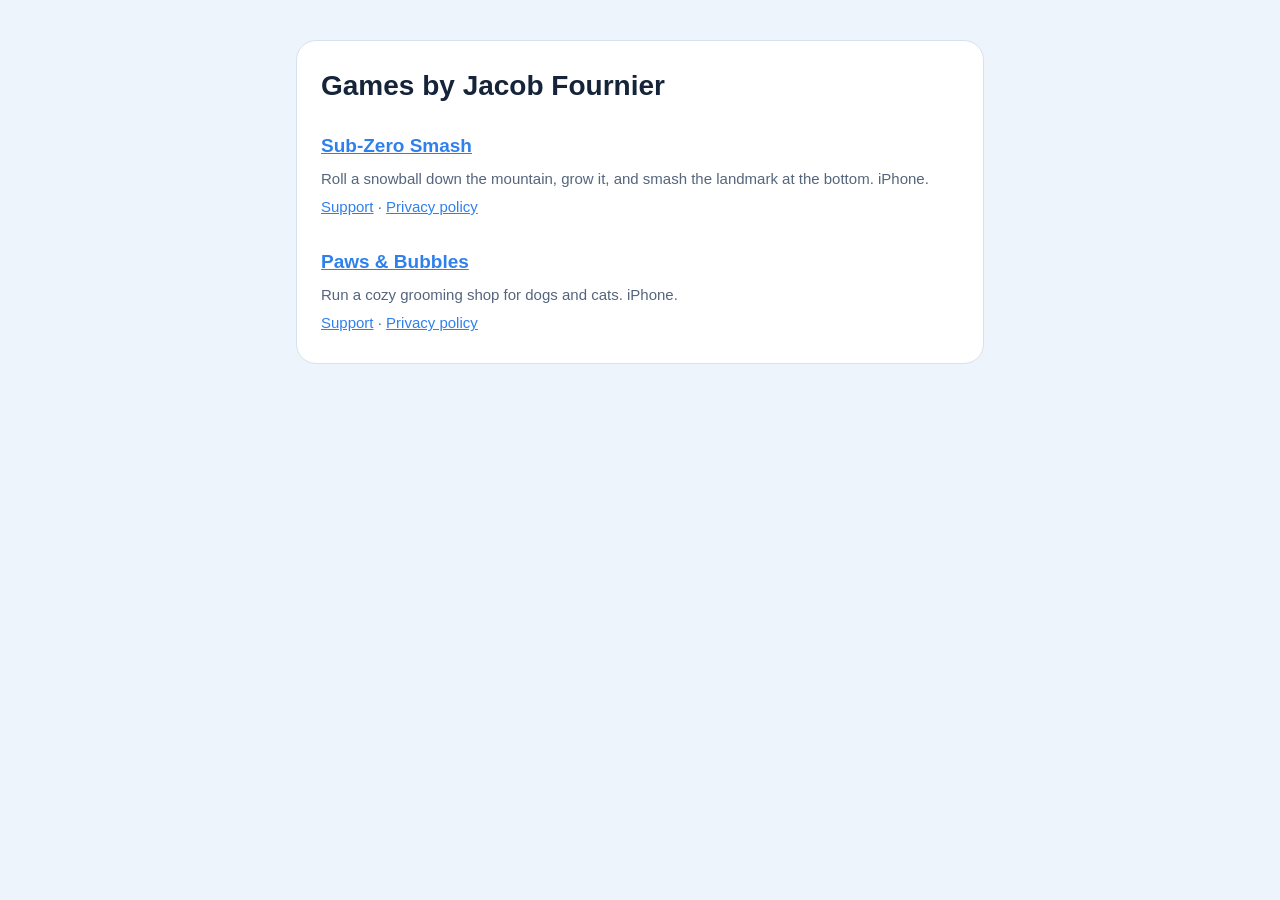
<file: index.html>
<!doctype html>
<html lang="en">
<head>
<meta charset="utf-8">
<meta name="viewport" content="width=device-width, initial-scale=1">
<title>Jacob Fournier – Games</title>
<link rel="stylesheet" href="style.css">
</head>
<body>
<main>
<div class="card">
<h1>Games by Jacob Fournier</h1>
<h2><a href="subzerosmash/">Sub-Zero Smash</a></h2>
<p class="sub">Roll a snowball down the mountain, grow it, and smash the landmark at the bottom. iPhone.</p>
<p class="sub"><a href="subzerosmash/">Support</a> · <a href="subzerosmash/privacy.html">Privacy policy</a></p>
<h2><a href="petspa/">Paws &amp; Bubbles</a></h2>
<p class="sub">Run a cozy grooming shop for dogs and cats. iPhone.</p>
<p class="sub"><a href="petspa/">Support</a> · <a href="petspa/privacy.html">Privacy policy</a></p>
</div>
</main>
</body>
</html>
</file>
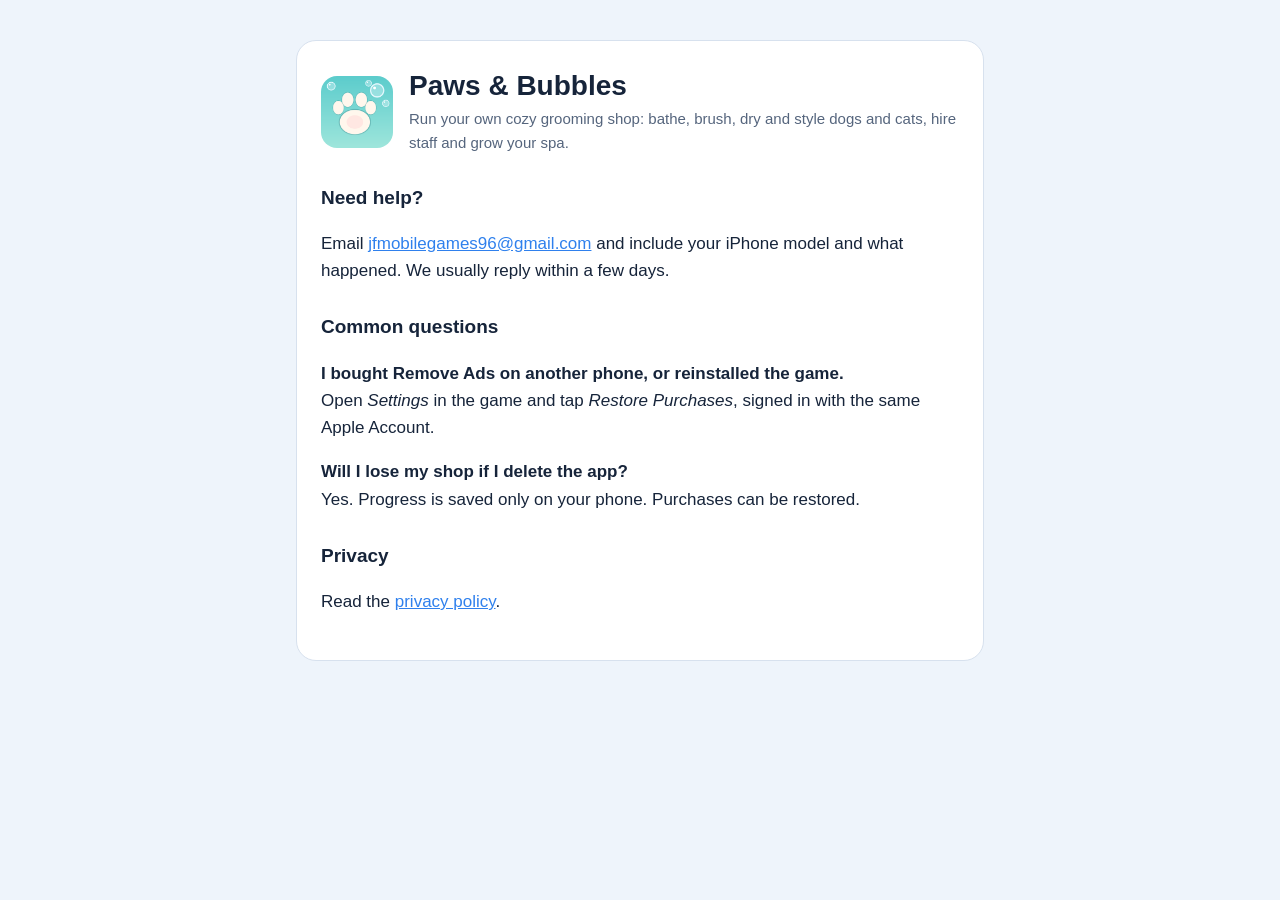
<file: petspa/index.html>
<!doctype html>
<html lang="en">
<head>
<meta charset="utf-8">
<meta name="viewport" content="width=device-width, initial-scale=1">
<title>Paws &amp; Bubbles – Support</title>
<link rel="stylesheet" href="../style.css">
</head>
<body>
<main>
<div class="card">
<header>
  <img src="icon.png" alt="">
  <div>
    <h1>Paws &amp; Bubbles</h1>
    <p class="sub">Run your own cozy grooming shop: bathe, brush, dry and style dogs and cats, hire staff and grow your spa.</p>
  </div>
</header>

<h2>Need help?</h2>
<p>Email <a href="mailto:jfmobilegames96@gmail.com">jfmobilegames96@gmail.com</a> and include your iPhone model and what happened.
We usually reply within a few days.</p>

<h2>Common questions</h2>
<p><strong>I bought Remove Ads on another phone, or reinstalled the game.</strong><br>
Open <em>Settings</em> in the game and tap <em>Restore Purchases</em>, signed in with the same Apple Account.</p>
<p><strong>Will I lose my shop if I delete the app?</strong><br>
Yes. Progress is saved only on your phone. Purchases can be restored.</p>

<h2>Privacy</h2>
<p>Read the <a href="privacy.html">privacy policy</a>.</p>
</div>
</main>
</body>
</html>
</file>
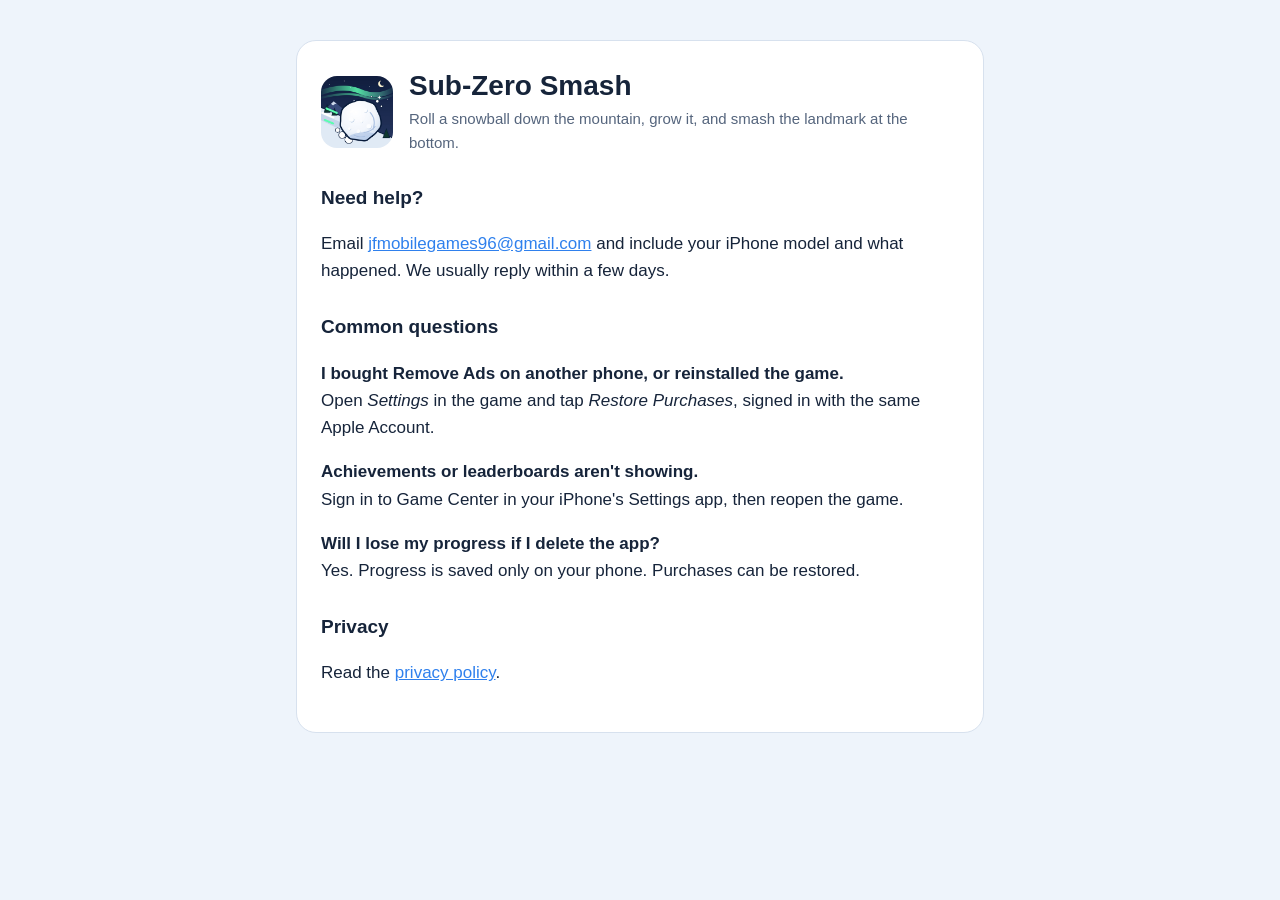
<file: subzerosmash/index.html>
<!doctype html>
<html lang="en">
<head>
<meta charset="utf-8">
<meta name="viewport" content="width=device-width, initial-scale=1">
<title>Sub-Zero Smash – Support</title>
<link rel="stylesheet" href="../style.css">
</head>
<body>
<main>
<div class="card">
<header>
  <img src="icon.png" alt="">
  <div>
    <h1>Sub-Zero Smash</h1>
    <p class="sub">Roll a snowball down the mountain, grow it, and smash the landmark at the bottom.</p>
  </div>
</header>

<h2>Need help?</h2>
<p>Email <a href="mailto:jfmobilegames96@gmail.com">jfmobilegames96@gmail.com</a> and include your iPhone model and what happened.
We usually reply within a few days.</p>

<h2>Common questions</h2>
<p><strong>I bought Remove Ads on another phone, or reinstalled the game.</strong><br>
Open <em>Settings</em> in the game and tap <em>Restore Purchases</em>, signed in with the same Apple Account.</p>
<p><strong>Achievements or leaderboards aren't showing.</strong><br>
Sign in to Game Center in your iPhone's Settings app, then reopen the game.</p>
<p><strong>Will I lose my progress if I delete the app?</strong><br>
Yes. Progress is saved only on your phone. Purchases can be restored.</p>

<h2>Privacy</h2>
<p>Read the <a href="privacy.html">privacy policy</a>.</p>
</div>
</main>
</body>
</html>
</file>
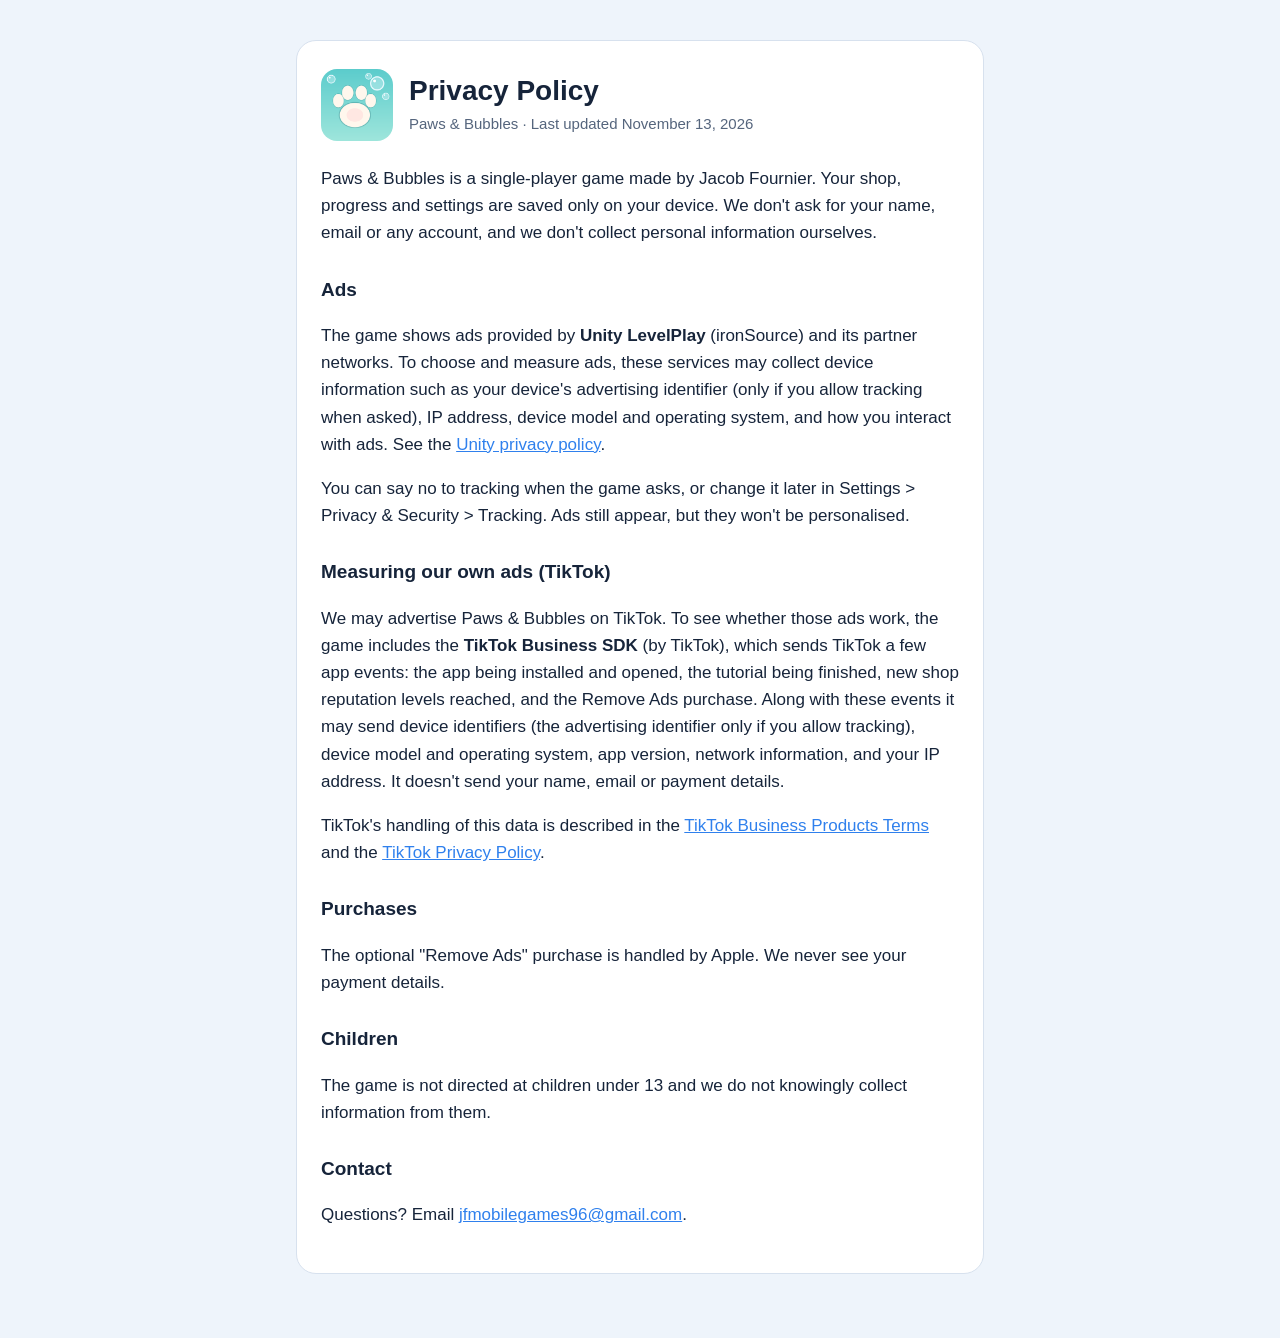
<file: petspa/privacy.html>
<!doctype html>
<html lang="en">
<head>
<meta charset="utf-8">
<meta name="viewport" content="width=device-width, initial-scale=1">
<title>Paws &amp; Bubbles – Privacy Policy</title>
<link rel="stylesheet" href="../style.css">
</head>
<body>
<main>
<div class="card">
<header>
  <img src="icon.png" alt="">
  <div>
    <h1>Privacy Policy</h1>
    <p class="sub">Paws &amp; Bubbles · Last updated November 13, 2026</p>
  </div>
</header>

<p>Paws &amp; Bubbles is a single-player game made by Jacob Fournier. Your shop, progress and settings are saved only on your device. We don't ask for your name, email or any account, and we don't collect personal information ourselves.</p>

<h2>Ads</h2>
<p>The game shows ads provided by <strong>Unity LevelPlay</strong> (ironSource) and its partner networks. To choose and measure ads, these services may collect device information such as your device's advertising identifier (only if you allow tracking when asked), IP address, device model and operating system, and how you interact with ads. See the <a href="https://unity.com/legal/game-player-and-app-user-privacy-policy">Unity privacy policy</a>.</p>
<p>You can say no to tracking when the game asks, or change it later in Settings &gt; Privacy &amp; Security &gt; Tracking. Ads still appear, but they won't be personalised.</p>

<h2>Measuring our own ads (TikTok)</h2>
<p>We may advertise Paws &amp; Bubbles on TikTok. To see whether those ads work, the game includes the <strong>TikTok Business SDK</strong> (by TikTok), which sends TikTok a few app events: the app being installed and opened, the tutorial being finished, new shop reputation levels reached, and the Remove Ads purchase. Along with these events it may send device identifiers (the advertising identifier only if you allow tracking), device model and operating system, app version, network information, and your IP address. It doesn't send your name, email or payment details.</p>
<p>TikTok's handling of this data is described in the <a href="https://ads.tiktok.com/i18n/official/policy/business-products-terms">TikTok Business Products Terms</a> and the <a href="https://www.tiktok.com/legal/page/us/privacy-policy/en">TikTok Privacy Policy</a>.</p>

<h2>Purchases</h2>
<p>The optional "Remove Ads" purchase is handled by Apple. We never see your payment details.</p>

<h2>Children</h2>
<p>The game is not directed at children under 13 and we do not knowingly collect information from them.</p>

<h2>Contact</h2>
<p>Questions? Email <a href="mailto:jfmobilegames96@gmail.com">jfmobilegames96@gmail.com</a>.</p>
</div>
</main>
</body>
</html>
</file>
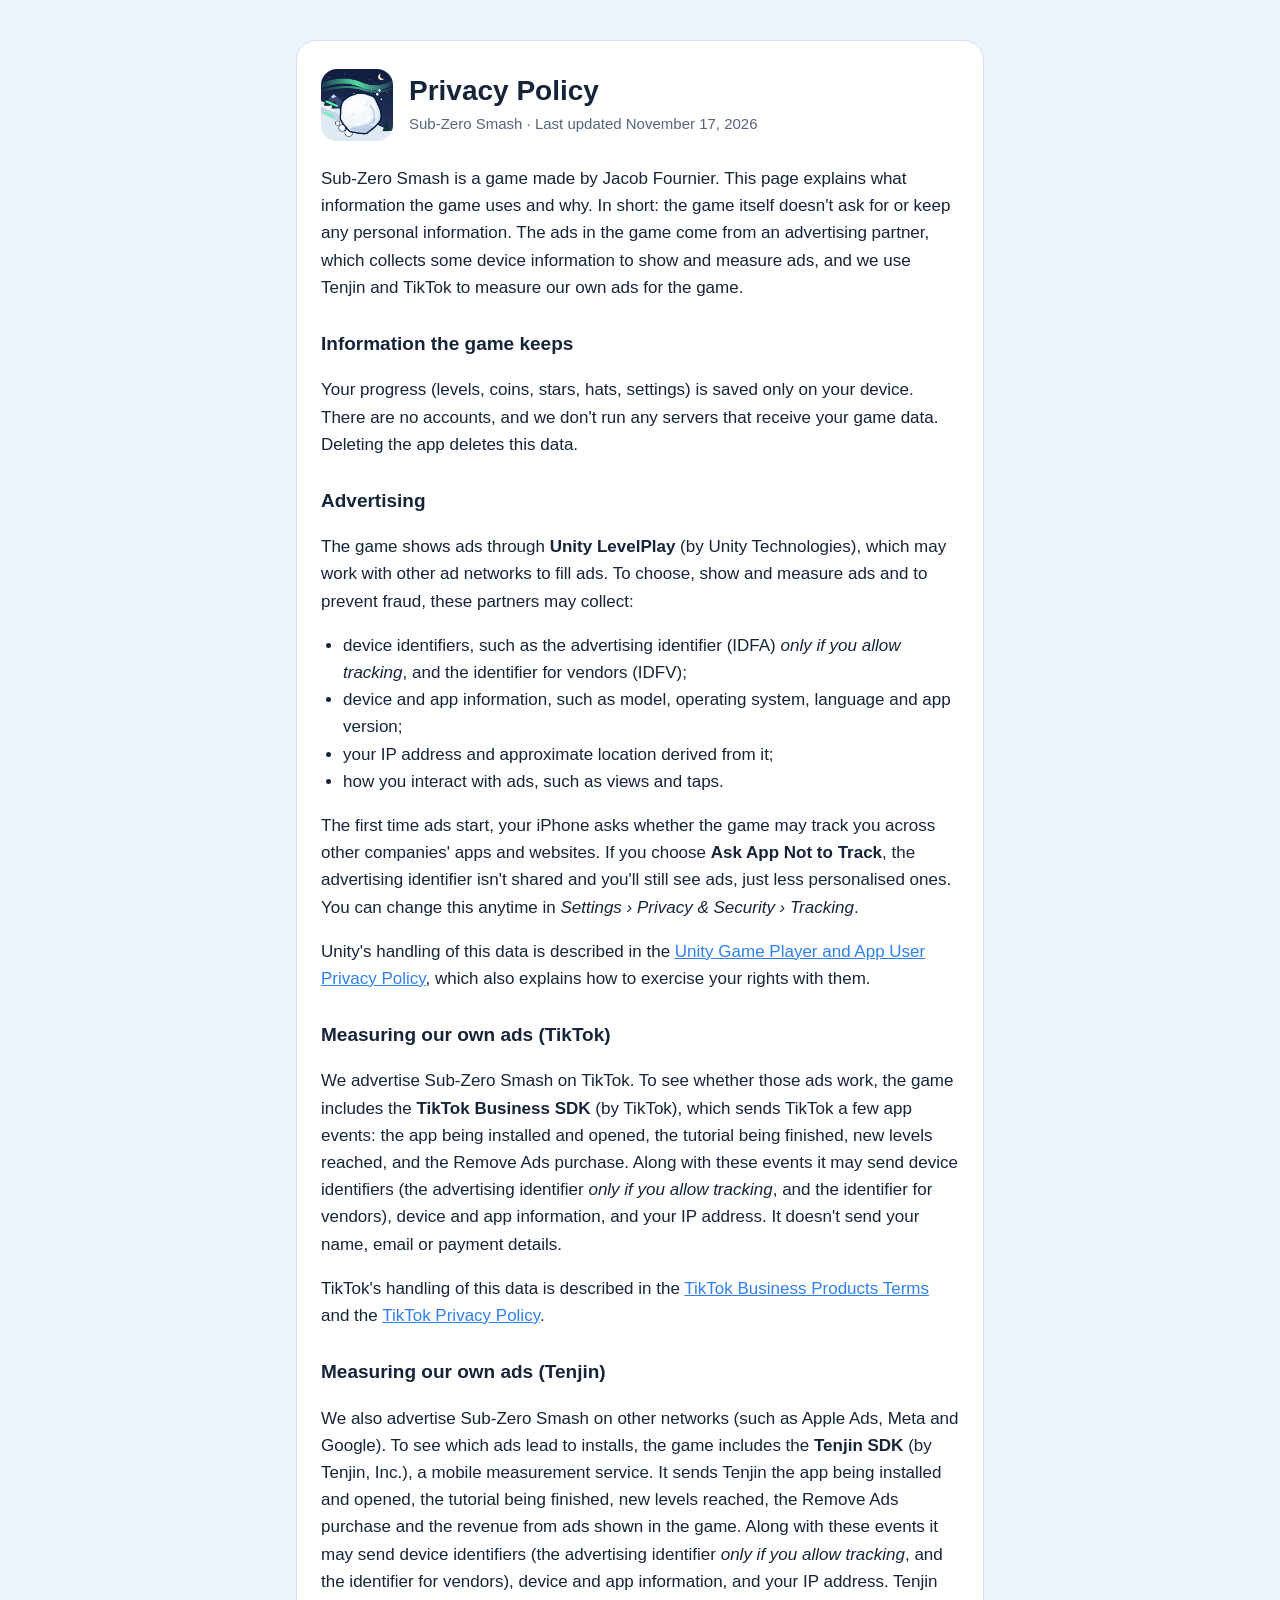
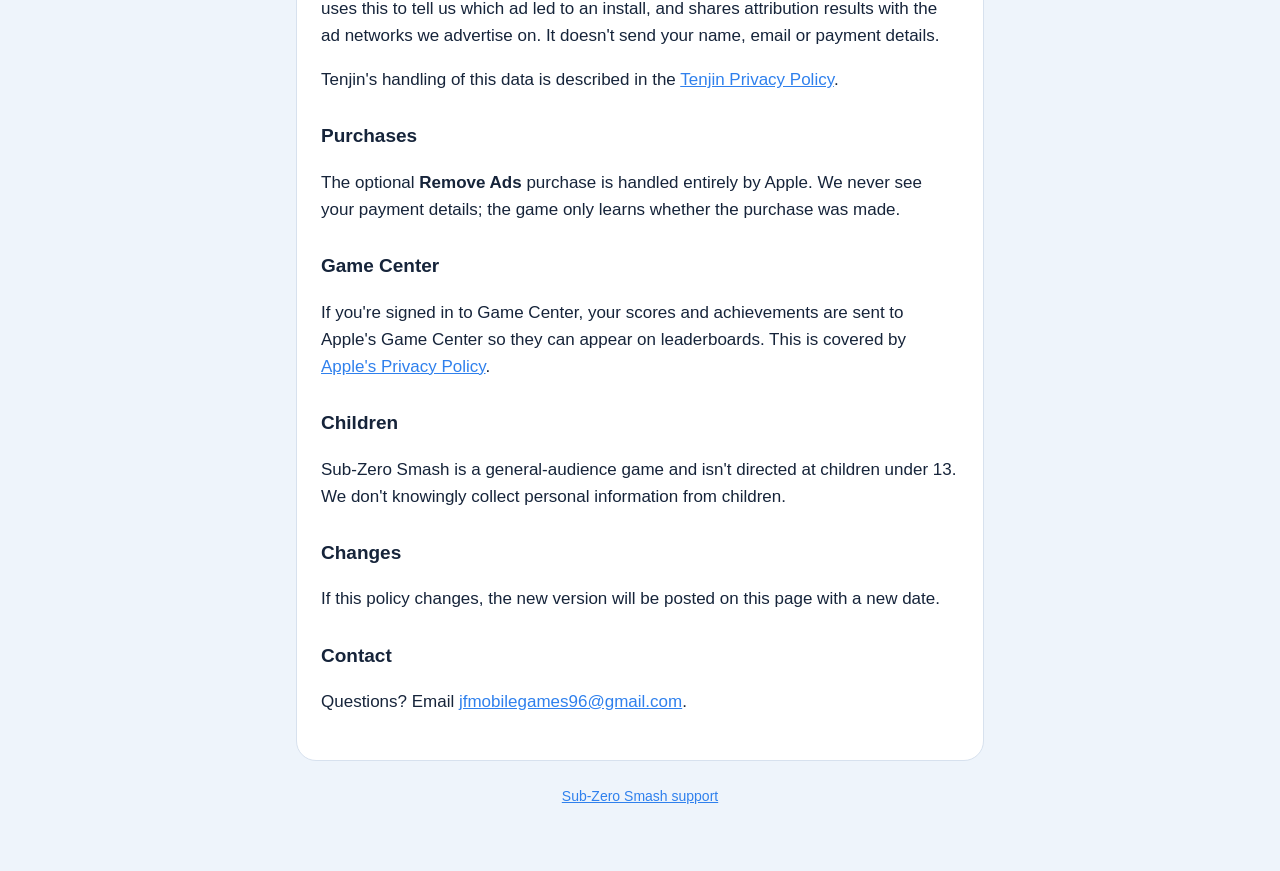
<file: subzerosmash/privacy.html>
<!doctype html>
<html lang="en">
<head>
<meta charset="utf-8">
<meta name="viewport" content="width=device-width, initial-scale=1">
<title>Sub-Zero Smash – Privacy Policy</title>
<link rel="stylesheet" href="../style.css">
</head>
<body>
<main>
<div class="card">
<header>
  <img src="icon.png" alt="">
  <div>
    <h1>Privacy Policy</h1>
    <p class="sub">Sub-Zero Smash · Last updated November 17, 2026</p>
  </div>
</header>

<p>Sub-Zero Smash is a game made by Jacob Fournier. This page explains what information the game uses and why.
In short: the game itself doesn't ask for or keep any personal information. The ads in the game come from an
advertising partner, which collects some device information to show and measure ads, and we use Tenjin and TikTok to
measure our own ads for the game.</p>

<h2>Information the game keeps</h2>
<p>Your progress (levels, coins, stars, hats, settings) is saved only on your device. There are no accounts, and
we don't run any servers that receive your game data. Deleting the app deletes this data.</p>

<h2>Advertising</h2>
<p>The game shows ads through <strong>Unity LevelPlay</strong> (by Unity Technologies), which may work with other ad
networks to fill ads. To choose, show and measure ads and to prevent fraud, these partners may collect:</p>
<ul>
  <li>device identifiers, such as the advertising identifier (IDFA) <em>only if you allow tracking</em>, and the identifier for vendors (IDFV);</li>
  <li>device and app information, such as model, operating system, language and app version;</li>
  <li>your IP address and approximate location derived from it;</li>
  <li>how you interact with ads, such as views and taps.</li>
</ul>
<p>The first time ads start, your iPhone asks whether the game may track you across other companies' apps and
websites. If you choose <strong>Ask App Not to Track</strong>, the advertising identifier isn't shared and you'll
still see ads, just less personalised ones. You can change this anytime in
<em>Settings › Privacy &amp; Security › Tracking</em>.</p>
<p>Unity's handling of this data is described in the
<a href="https://unity.com/legal/game-player-and-app-user-privacy-policy">Unity Game Player and App User Privacy Policy</a>,
which also explains how to exercise your rights with them.</p>

<h2>Measuring our own ads (TikTok)</h2>
<p>We advertise Sub-Zero Smash on TikTok. To see whether those ads work, the game includes the <strong>TikTok Business
SDK</strong> (by TikTok), which sends TikTok a few app events: the app being installed and opened, the tutorial being
finished, new levels reached, and the Remove Ads purchase. Along with these events it may send device identifiers
(the advertising identifier <em>only if you allow tracking</em>, and the identifier for vendors), device and app
information, and your IP address. It doesn't send your name, email or payment details.</p>
<p>TikTok's handling of this data is described in the
<a href="https://ads.tiktok.com/i18n/official/policy/business-products-terms">TikTok Business Products Terms</a> and the
<a href="https://www.tiktok.com/legal/page/us/privacy-policy/en">TikTok Privacy Policy</a>.</p>

<h2>Measuring our own ads (Tenjin)</h2>
<p>We also advertise Sub-Zero Smash on other networks (such as Apple Ads, Meta and Google). To see which ads lead to
installs, the game includes the <strong>Tenjin SDK</strong> (by Tenjin, Inc.), a mobile measurement service. It sends
Tenjin the app being installed and opened, the tutorial being finished, new levels reached, the Remove Ads purchase and
the revenue from ads shown in the game. Along with these events it may send device identifiers (the advertising
identifier <em>only if you allow tracking</em>, and the identifier for vendors), device and app information, and your
IP address. Tenjin uses this to tell us which ad led to an install, and shares attribution results with the ad networks
we advertise on. It doesn't send your name, email or payment details.</p>
<p>Tenjin's handling of this data is described in the <a href="https://tenjin.com/privacy/">Tenjin Privacy Policy</a>.</p>

<h2>Purchases</h2>
<p>The optional <strong>Remove Ads</strong> purchase is handled entirely by Apple. We never see your payment details;
the game only learns whether the purchase was made.</p>

<h2>Game Center</h2>
<p>If you're signed in to Game Center, your scores and achievements are sent to Apple's Game Center so they can appear
on leaderboards. This is covered by <a href="https://www.apple.com/legal/privacy/">Apple's Privacy Policy</a>.</p>

<h2>Children</h2>
<p>Sub-Zero Smash is a general-audience game and isn't directed at children under 13. We don't knowingly collect
personal information from children.</p>

<h2>Changes</h2>
<p>If this policy changes, the new version will be posted on this page with a new date.</p>

<h2>Contact</h2>
<p>Questions? Email <a href="mailto:jfmobilegames96@gmail.com">jfmobilegames96@gmail.com</a>.</p>
</div>
<footer><a href="./">Sub-Zero Smash support</a></footer>
</main>
</body>
</html>
</file>
<file: style.css>
:root {
  --bg: #eef4fb;
  --card: #ffffff;
  --ink: #16243a;
  --sub: #55657d;
  --accent: #2f80ed;
  --line: #d7e1ee;
}
@media (prefers-color-scheme: dark) {
  :root { --bg: #0f1724; --card: #172235; --ink: #e8eef7; --sub: #9fb0c8; --accent: #6aa8ff; --line: #26354d; }
}
* { box-sizing: border-box; }
body {
  margin: 0;
  background: var(--bg);
  color: var(--ink);
  font: 17px/1.6 -apple-system, BlinkMacSystemFont, "Segoe UI", Helvetica, Arial, sans-serif;
}
main { max-width: 720px; margin: 0 auto; padding: 40px 16px 64px; }
.card { background: var(--card); border: 1px solid var(--line); border-radius: 20px; padding: 28px 24px; }
header { display: flex; align-items: center; gap: 16px; margin-bottom: 24px; }
header img { width: 72px; height: 72px; border-radius: 16px; }
h1 { font-size: 28px; line-height: 1.2; margin: 0; }
h2 { font-size: 19px; margin: 28px 0 6px; }
p, li { color: var(--ink); }
.sub { color: var(--sub); font-size: 15px; margin: 4px 0 0; }
a { color: var(--accent); }
ul { padding-left: 22px; }
footer { color: var(--sub); font-size: 14px; text-align: center; margin-top: 24px; }
</file>
